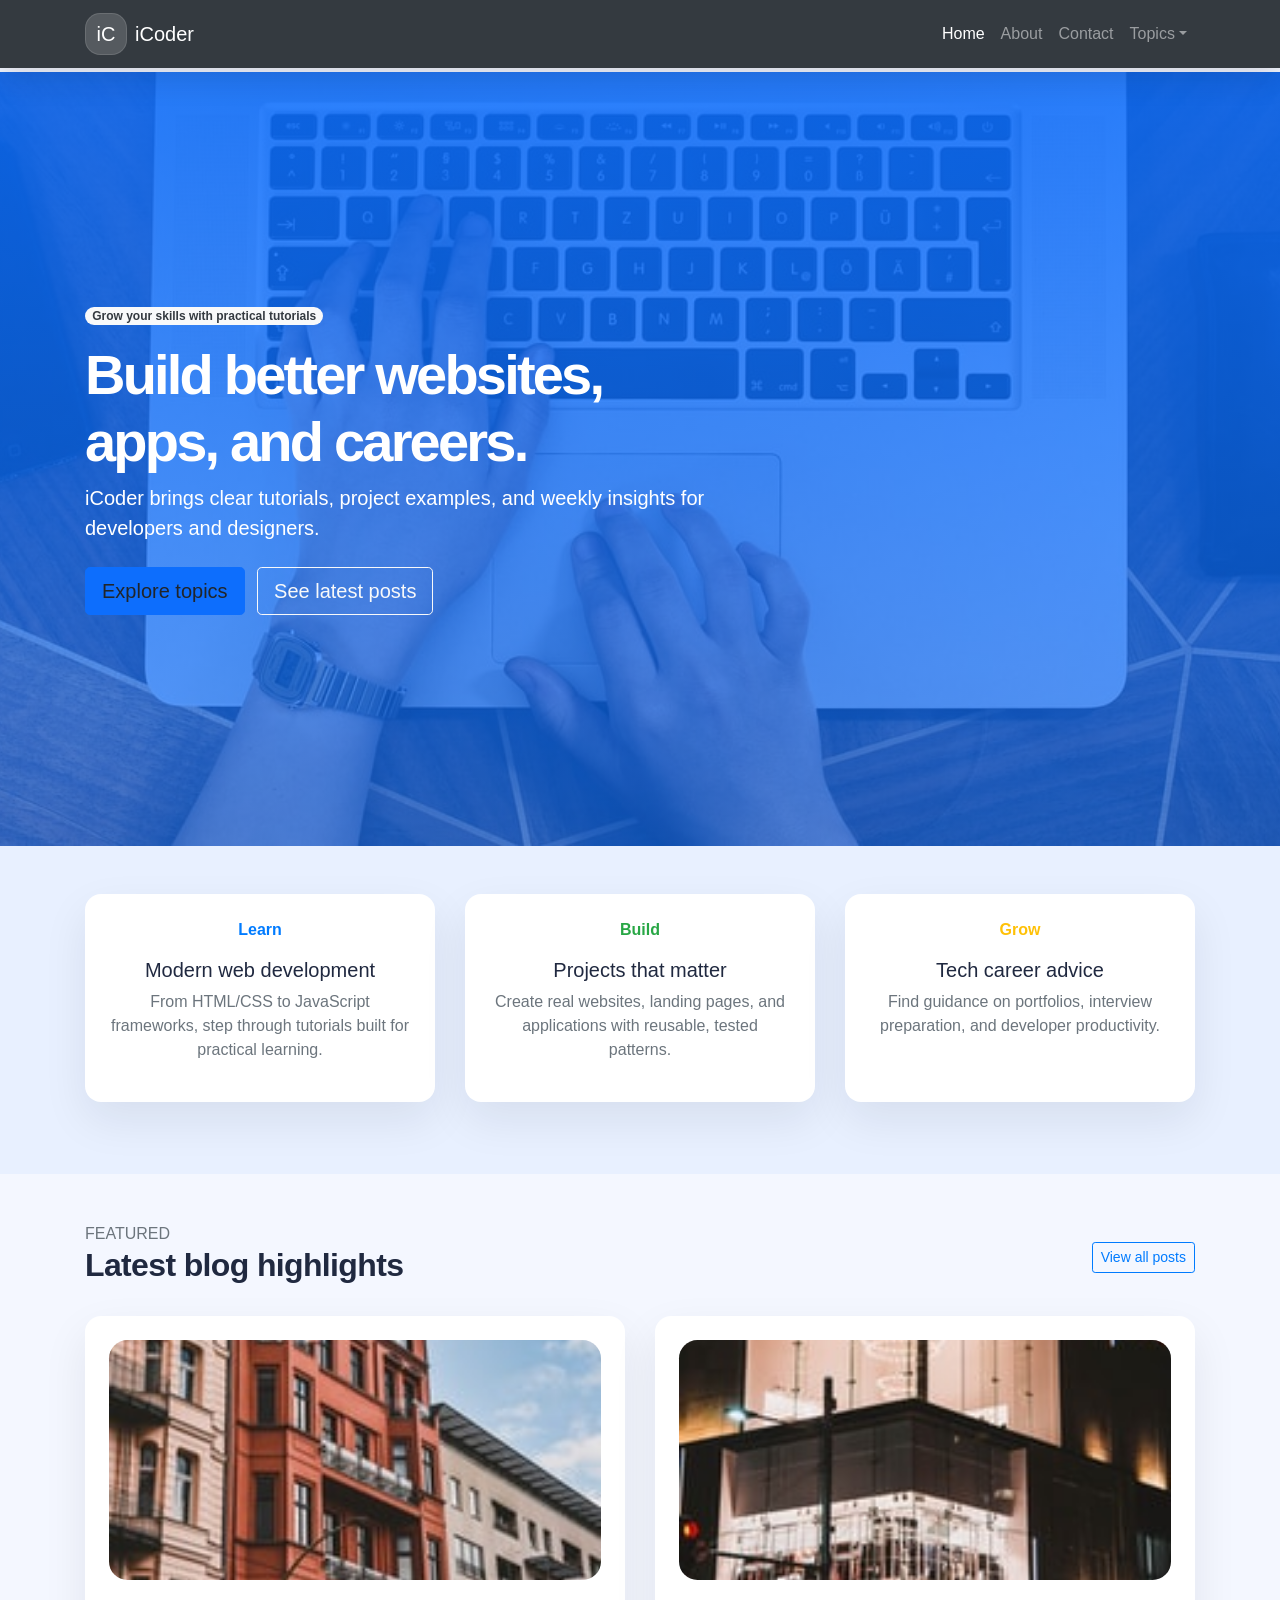
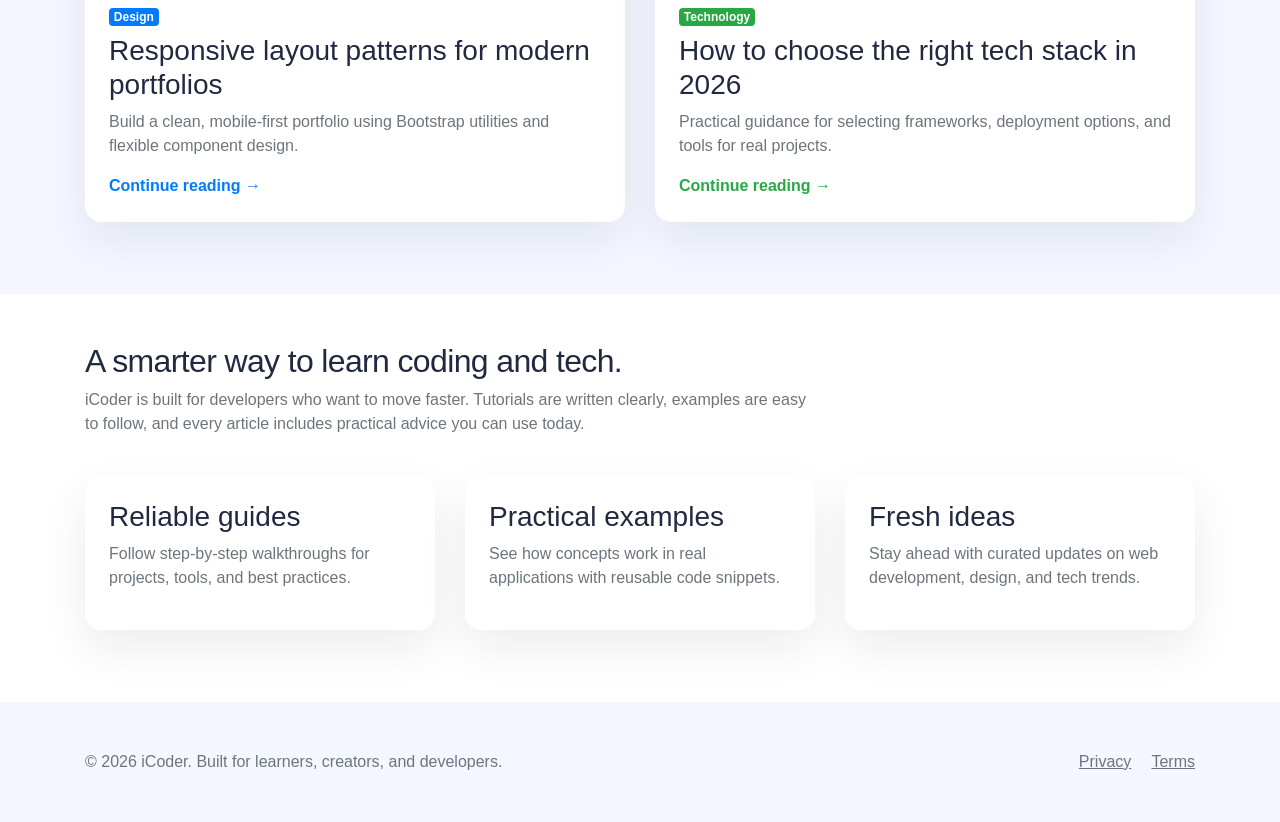
<file: bootstrap project/index.html>
<!DOCTYPE html>
<html lang="en">
<head>
  <meta charset="UTF-8">
  <meta name="viewport" content="width=device-width, initial-scale=1, shrink-to-fit=no">
  <title>iCoder | Learn web development, design & tech</title>
  <link rel="stylesheet" href="https://stackpath.bootstrapcdn.com/bootstrap/4.5.2/css/bootstrap.min.css" integrity="sha384-JcKb8q3iqJ61gNV9KGb8thSsNjpSL0n8PARn9HuZOnIxN0hoP+VmmDGMN5t9UJ0Z" crossorigin="anonymous">
  <link rel="stylesheet" href="style.css">
</head>
<body>
  <nav class="navbar navbar-expand-lg navbar-dark bg-dark fixed-top">
    <div class="container">
      <a class="navbar-brand d-flex align-items-center" href="./index.html">
        <span class="logo-mark mr-2">iC</span>
        <span>iCoder</span>
      </a>
      <button class="navbar-toggler" type="button" data-toggle="collapse" data-target="#navbarSupportedContent" aria-controls="navbarSupportedContent" aria-expanded="false" aria-label="Toggle navigation">
        <span class="navbar-toggler-icon"></span>
      </button>
      <div class="collapse navbar-collapse" id="navbarSupportedContent">
        <ul class="navbar-nav ml-auto">
          <li class="nav-item active"><a class="nav-link" href="./index.html">Home</a></li>
          <li class="nav-item"><a class="nav-link" href="./about.html">About</a></li>
          <li class="nav-item"><a class="nav-link" href="./contact.html">Contact</a></li>
          <li class="nav-item dropdown">
            <a class="nav-link dropdown-toggle" href="#" id="navbarDropdown" role="button" data-toggle="dropdown" aria-haspopup="true" aria-expanded="false">Topics</a>
            <div class="dropdown-menu" aria-labelledby="navbarDropdown">
              <a class="dropdown-item" href="#">Web Development</a>
              <a class="dropdown-item" href="#">Design</a>
              <a class="dropdown-item" href="#">Career</a>
              <div class="dropdown-divider"></div>
              <a class="dropdown-item" href="#">Write for us</a>
            </div>
          </li>
        </ul>
      </div>
    </div>
  </nav>

  <header class="hero d-flex align-items-center text-white">
    <div class="container py-6">
      <div class="row align-items-center">
        <div class="col-lg-7">
          <span class="badge badge-pill badge-light text-dark mb-3">Grow your skills with practical tutorials</span>
          <h1 class="display-4 font-weight-bold">Build better websites, apps, and careers.</h1>
          <p class="lead text-white-75">iCoder brings clear tutorials, project examples, and weekly insights for developers and designers.</p>
          <div class="mt-4">
            <a href="#topics" class="btn btn-brand btn-lg mr-2">Explore topics</a>
            <a href="#latest" class="btn btn-outline-light btn-lg">See latest posts</a>
          </div>
        </div>
      </div>
    </div>
  </header>

  <main>
    <section class="section-soft py-5" id="topics">
      <div class="container">
        <div class="row text-center">
          <div class="col-md-4 mb-4">
            <div class="service-card p-4 h-100">
              <div class="mb-3 text-primary"><strong>Learn</strong></div>
              <h3 class="h5">Modern web development</h3>
              <p class="text-muted">From HTML/CSS to JavaScript frameworks, step through tutorials built for practical learning.</p>
            </div>
          </div>
          <div class="col-md-4 mb-4">
            <div class="service-card p-4 h-100">
              <div class="mb-3 text-success"><strong>Build</strong></div>
              <h3 class="h5">Projects that matter</h3>
              <p class="text-muted">Create real websites, landing pages, and applications with reusable, tested patterns.</p>
            </div>
          </div>
          <div class="col-md-4 mb-4">
            <div class="service-card p-4 h-100">
              <div class="mb-3 text-warning"><strong>Grow</strong></div>
              <h3 class="h5">Tech career advice</h3>
              <p class="text-muted">Find guidance on portfolios, interview preparation, and developer productivity.</p>
            </div>
          </div>
        </div>
      </div>
    </section>

    <section class="container py-5" id="latest">
      <div class="d-flex justify-content-between align-items-center mb-4">
        <div>
          <span class="text-muted text-uppercase">Featured</span>
          <h2 class="section-heading font-weight-bold">Latest blog highlights</h2>
        </div>
        <a class="btn btn-outline-primary btn-sm" href="#">View all posts</a>
      </div>
      <div class="row">
        <div class="col-md-6 mb-4">
          <article class="feature-card p-4 h-100">
            <div class="card-hero mb-4" style="background-image: url('card/card2.jfif');"></div>
            <span class="badge badge-primary mb-2">Design</span>
            <h3>Responsive layout patterns for modern portfolios</h3>
            <p class="text-muted">Build a clean, mobile-first portfolio using Bootstrap utilities and flexible component design.</p>
            <a href="#" class="text-primary font-weight-bold">Continue reading →</a>
          </article>
        </div>
        <div class="col-md-6 mb-4">
          <article class="feature-card p-4 h-100">
            <div class="card-hero mb-4" style="background-image: url('card/card1.jfif');"></div>
            <span class="badge badge-success mb-2">Technology</span>
            <h3>How to choose the right tech stack in 2026</h3>
            <p class="text-muted">Practical guidance for selecting frameworks, deployment options, and tools for real projects.</p>
            <a href="#" class="text-success font-weight-bold">Continue reading →</a>
          </article>
        </div>
      </div>
    </section>

    <section class="section-light py-5">
      <div class="container">
        <div class="row mb-4">
          <div class="col-md-8">
            <h2 class="section-heading">A smarter way to learn coding and tech.</h2>
            <p class="text-muted">iCoder is built for developers who want to move faster. Tutorials are written clearly, examples are easy to follow, and every article includes practical advice you can use today.</p>
          </div>
        </div>
        <div class="row">
          <div class="col-md-4 mb-4">
            <div class="feature-card p-4 h-100">
              <h3>Reliable guides</h3>
              <p class="text-muted">Follow step-by-step walkthroughs for projects, tools, and best practices.</p>
            </div>
          </div>
          <div class="col-md-4 mb-4">
            <div class="feature-card p-4 h-100">
              <h3>Practical examples</h3>
              <p class="text-muted">See how concepts work in real applications with reusable code snippets.</p>
            </div>
          </div>
          <div class="col-md-4 mb-4">
            <div class="feature-card p-4 h-100">
              <h3>Fresh ideas</h3>
              <p class="text-muted">Stay ahead with curated updates on web development, design, and tech trends.</p>
            </div>
          </div>
        </div>
      </div>
    </section>
  </main>

  <footer class="py-5">
    <div class="container d-flex flex-column flex-md-row justify-content-between align-items-center">
      <p class="mb-2 mb-md-0">© 2026 iCoder. Built for learners, creators, and developers.</p>
      <div>
        <a href="#" class="text-muted mr-3">Privacy</a>
        <a href="#" class="text-muted">Terms</a>
      </div>
    </div>
  </footer>

  <script src="https://code.jquery.com/jquery-3.5.1.slim.min.js" integrity="sha384-DfXdz2htPH0lsSSs5nCTpuj/zy4C+OGpamoFVy38MVBnE+IbbVYUew+OrCXaRkfj" crossorigin="anonymous"></script>
  <script src="https://cdn.jsdelivr.net/npm/popper.js@1.16.1/dist/umd/popper.min.js" integrity="sha384-9/reFTGAW83EW2RDu2S0VKaIzap3H66lZH81PoYlFhbGU+6BZp6G7niu735Sk7lN" crossorigin="anonymous"></script>
  <script src="https://stackpath.bootstrapcdn.com/bootstrap/4.5.2/js/bootstrap.min.js" integrity="sha384-B4gt1jrGC7Jh4AgTPSdUtOBvfO8shuf57BaghqFfPlYxofvL8/KUEfYiJOMMV+rV" crossorigin="anonymous"></script>
</body>
</html>
</file>
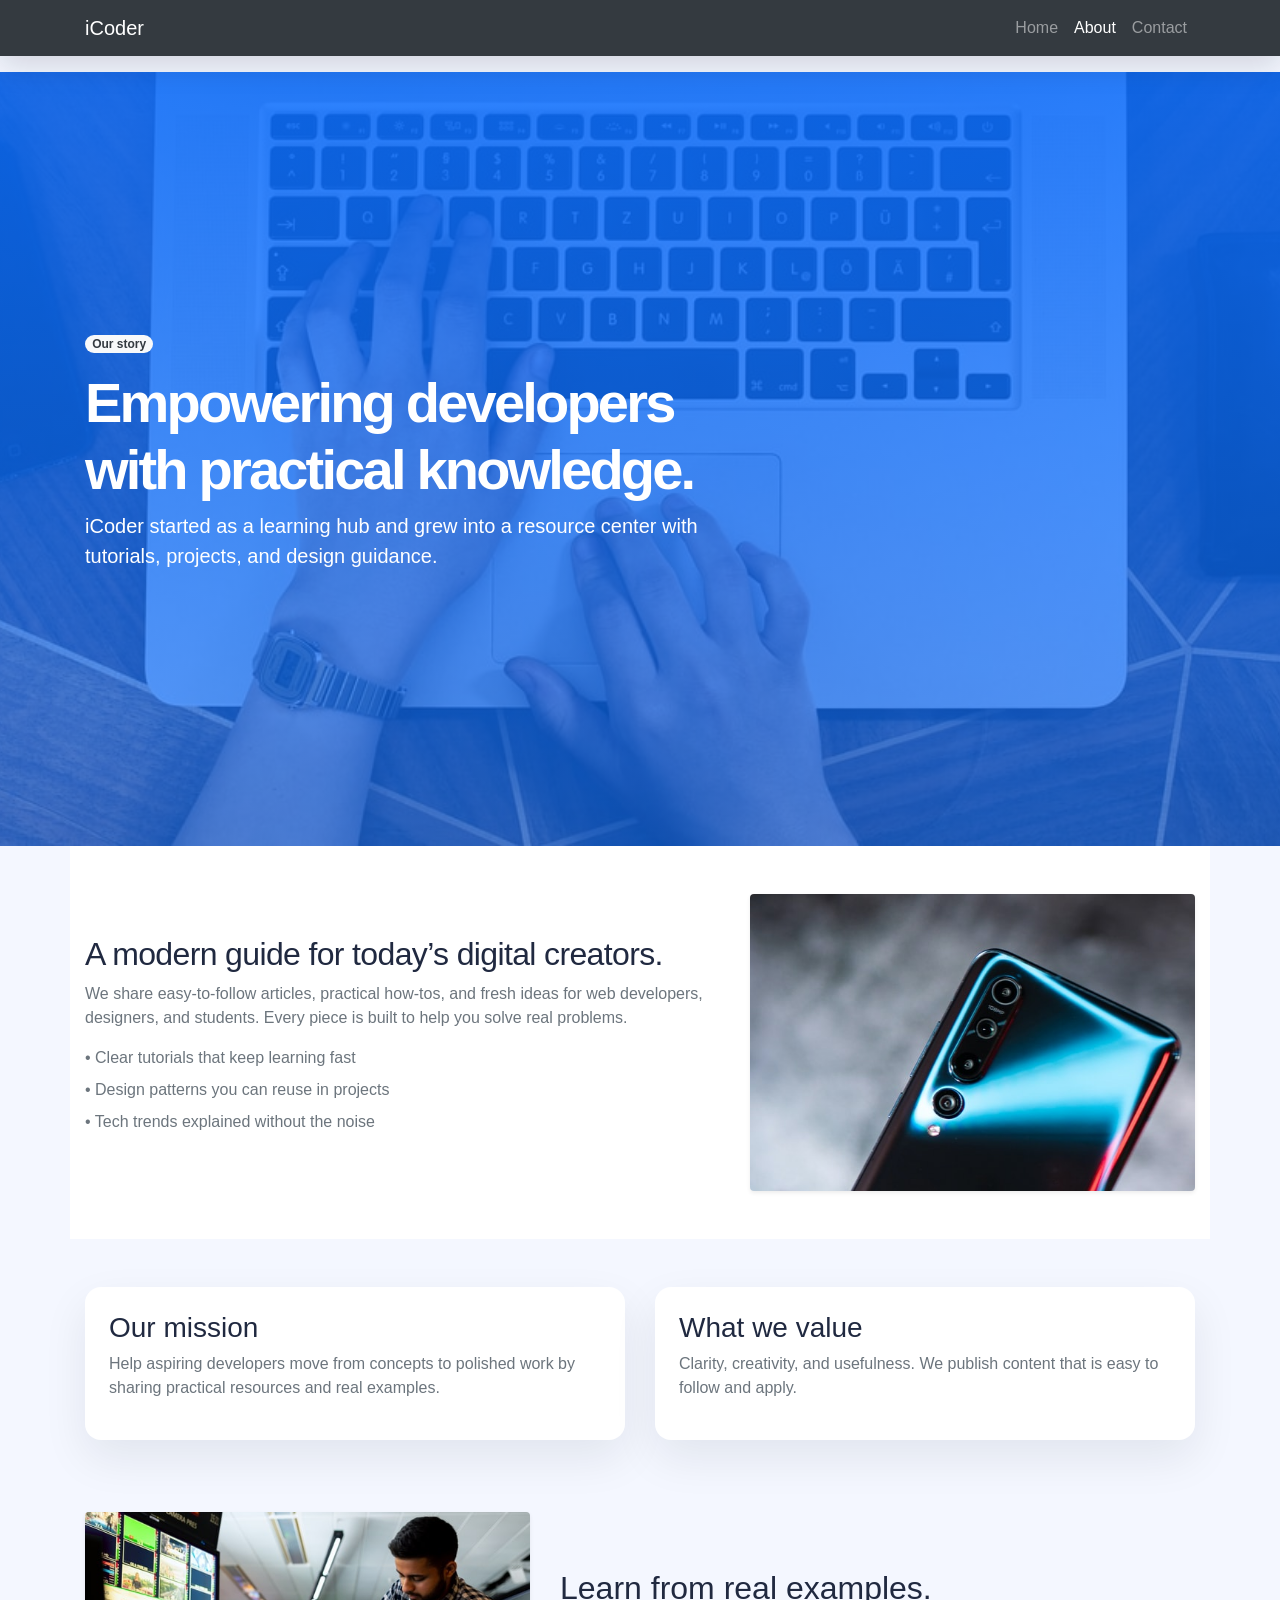
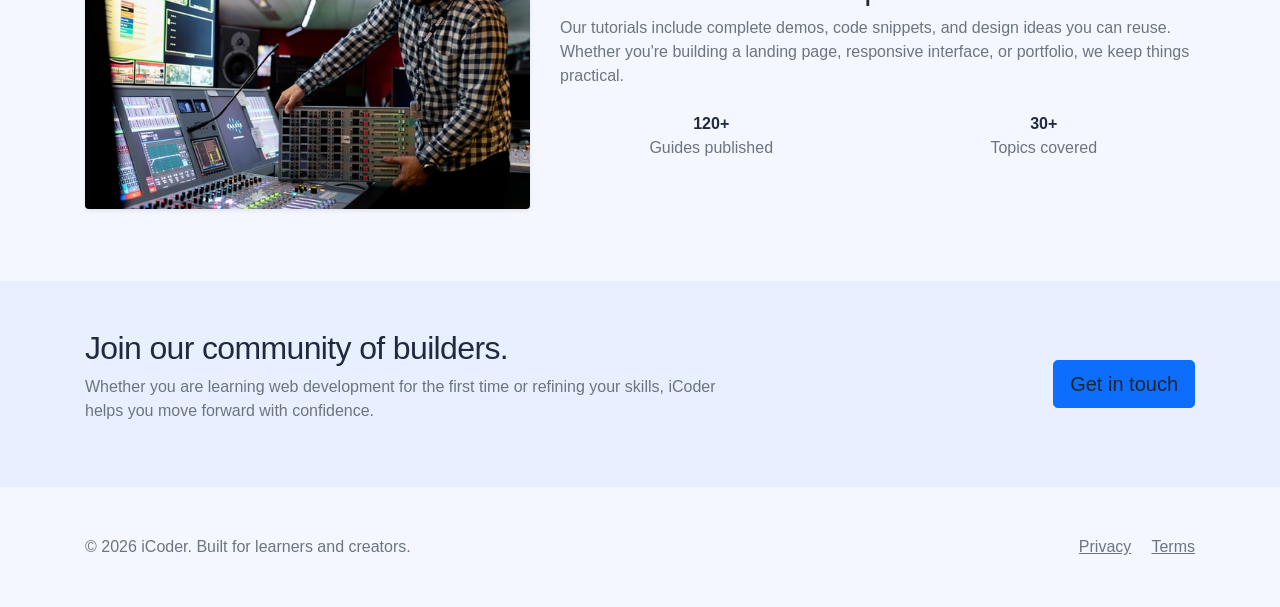
<file: bootstrap project/about.html>
<!DOCTYPE html>
<html lang="en">
<head>
  <meta charset="UTF-8">
  <meta name="viewport" content="width=device-width, initial-scale=1, shrink-to-fit=no">
  <title>About iCoder</title>
  <link rel="stylesheet" href="https://stackpath.bootstrapcdn.com/bootstrap/4.5.2/css/bootstrap.min.css" integrity="sha384-JcKb8q3iqJ61gNV9KGb8thSsNjpSL0n8PARn9HuZOnIxN0hoP+VmmDGMN5t9UJ0Z" crossorigin="anonymous">
  <link rel="stylesheet" href="style.css">
</head>
<body>
  <nav class="navbar navbar-expand-lg navbar-dark bg-dark fixed-top">
    <div class="container">
      <a class="navbar-brand" href="./index.html">iCoder</a>
      <button class="navbar-toggler" type="button" data-toggle="collapse" data-target="#navbarSupportedContent" aria-controls="navbarSupportedContent" aria-expanded="false" aria-label="Toggle navigation">
        <span class="navbar-toggler-icon"></span>
      </button>
      <div class="collapse navbar-collapse" id="navbarSupportedContent">
        <ul class="navbar-nav ml-auto">
          <li class="nav-item"><a class="nav-link" href="./index.html">Home</a></li>
          <li class="nav-item active"><a class="nav-link" href="./about.html">About</a></li>
          <li class="nav-item"><a class="nav-link" href="./contact.html">Contact</a></li>
        </ul>
      </div>
    </div>
  </nav>

  <main>
    <section class="hero d-flex align-items-center text-white">
      <div class="container py-6">
        <div class="row align-items-center">
          <div class="col-lg-7">
            <span class="badge badge-pill badge-light text-dark mb-3">Our story</span>
            <h1 class="display-4 font-weight-bold">Empowering developers with practical knowledge.</h1>
            <p class="lead text-white-75">iCoder started as a learning hub and grew into a resource center with tutorials, projects, and design guidance.</p>
          </div>
        </div>
      </div>
    </section>

    <section class="container section-light py-5">
      <div class="row align-items-center">
        <div class="col-md-7">
          <h2 class="section-heading">A modern guide for today’s digital creators.</h2>
          <p class="text-muted">We share easy-to-follow articles, practical how-tos, and fresh ideas for web developers, designers, and students. Every piece is built to help you solve real problems.</p>
          <ul class="list-unstyled text-muted">
            <li class="mb-2">• Clear tutorials that keep learning fast</li>
            <li class="mb-2">• Design patterns you can reuse in projects</li>
            <li class="mb-2">• Tech trends explained without the noise</li>
          </ul>
        </div>
        <div class="col-md-5">
          <img src="about/about1.jfif" class="img-fluid rounded shadow-sm" alt="Learning together">
        </div>
      </div>
    </section>

    <section class="container py-5">
      <div class="row mb-5">
        <div class="col-md-6 mb-4">
          <div class="feature-card p-4 h-100">
            <h3>Our mission</h3>
            <p class="text-muted">Help aspiring developers move from concepts to polished work by sharing practical resources and real examples.</p>
          </div>
        </div>
        <div class="col-md-6 mb-4">
          <div class="feature-card p-4 h-100">
            <h3>What we value</h3>
            <p class="text-muted">Clarity, creativity, and usefulness. We publish content that is easy to follow and apply.</p>
          </div>
        </div>
      </div>
      <div class="row align-items-center">
        <div class="col-md-5 mb-4">
          <img src="about/about3.jfif" class="img-fluid rounded shadow-sm" alt="Community learning">
        </div>
        <div class="col-md-7">
          <h2>Learn from real examples.</h2>
          <p class="text-muted">Our tutorials include complete demos, code snippets, and design ideas you can reuse. Whether you're building a landing page, responsive interface, or portfolio, we keep things practical.</p>
          <div class="row text-center mt-4">
            <div class="col-6 mb-3"><strong>120+</strong><p class="text-muted mb-0">Guides published</p></div>
            <div class="col-6 mb-3"><strong>30+</strong><p class="text-muted mb-0">Topics covered</p></div>
          </div>
        </div>
      </div>
    </section>

    <section class="section-soft py-5">
      <div class="container">
        <div class="row align-items-center">
          <div class="col-md-7">
            <h2 class="section-heading">Join our community of builders.</h2>
            <p class="text-muted">Whether you are learning web development for the first time or refining your skills, iCoder helps you move forward with confidence.</p>
          </div>
          <div class="col-md-5 text-md-right">
            <a href="./contact.html" class="btn btn-brand btn-lg">Get in touch</a>
          </div>
        </div>
      </div>
    </section>
  </main>

  <footer class="py-5">
    <div class="container d-flex flex-column flex-md-row justify-content-between align-items-center">
      <p class="mb-2 mb-md-0">© 2026 iCoder. Built for learners and creators.</p>
      <div>
        <a href="#" class="text-muted mr-3">Privacy</a>
        <a href="#" class="text-muted">Terms</a>
      </div>
    </div>
  </footer>

  <script src="https://code.jquery.com/jquery-3.5.1.slim.min.js" integrity="sha384-DfXdz2htPH0lsSSs5nCTpuj/zy4C+OGpamoFVy38MVBnE+IbbVYUew+OrCXaRkfj" crossorigin="anonymous"></script>
  <script src="https://cdn.jsdelivr.net/npm/popper.js@1.16.1/dist/umd/popper.min.js" integrity="sha384-9/reFTGAW83EW2RDu2S0VKaIzap3H66lZH81PoYlFhbGU+6BZp6G7niu735Sk7lN" crossorigin="anonymous"></script>
  <script src="https://stackpath.bootstrapcdn.com/bootstrap/4.5.2/js/bootstrap.min.js" integrity="sha384-B4gt1jrGC7Jh4AgTPSdUtOBvfO8shuf57BaghqFfPlYxofvL8/KUEfYiJOMMV+rV" crossorigin="anonymous"></script>
</body>
</html>
</file>
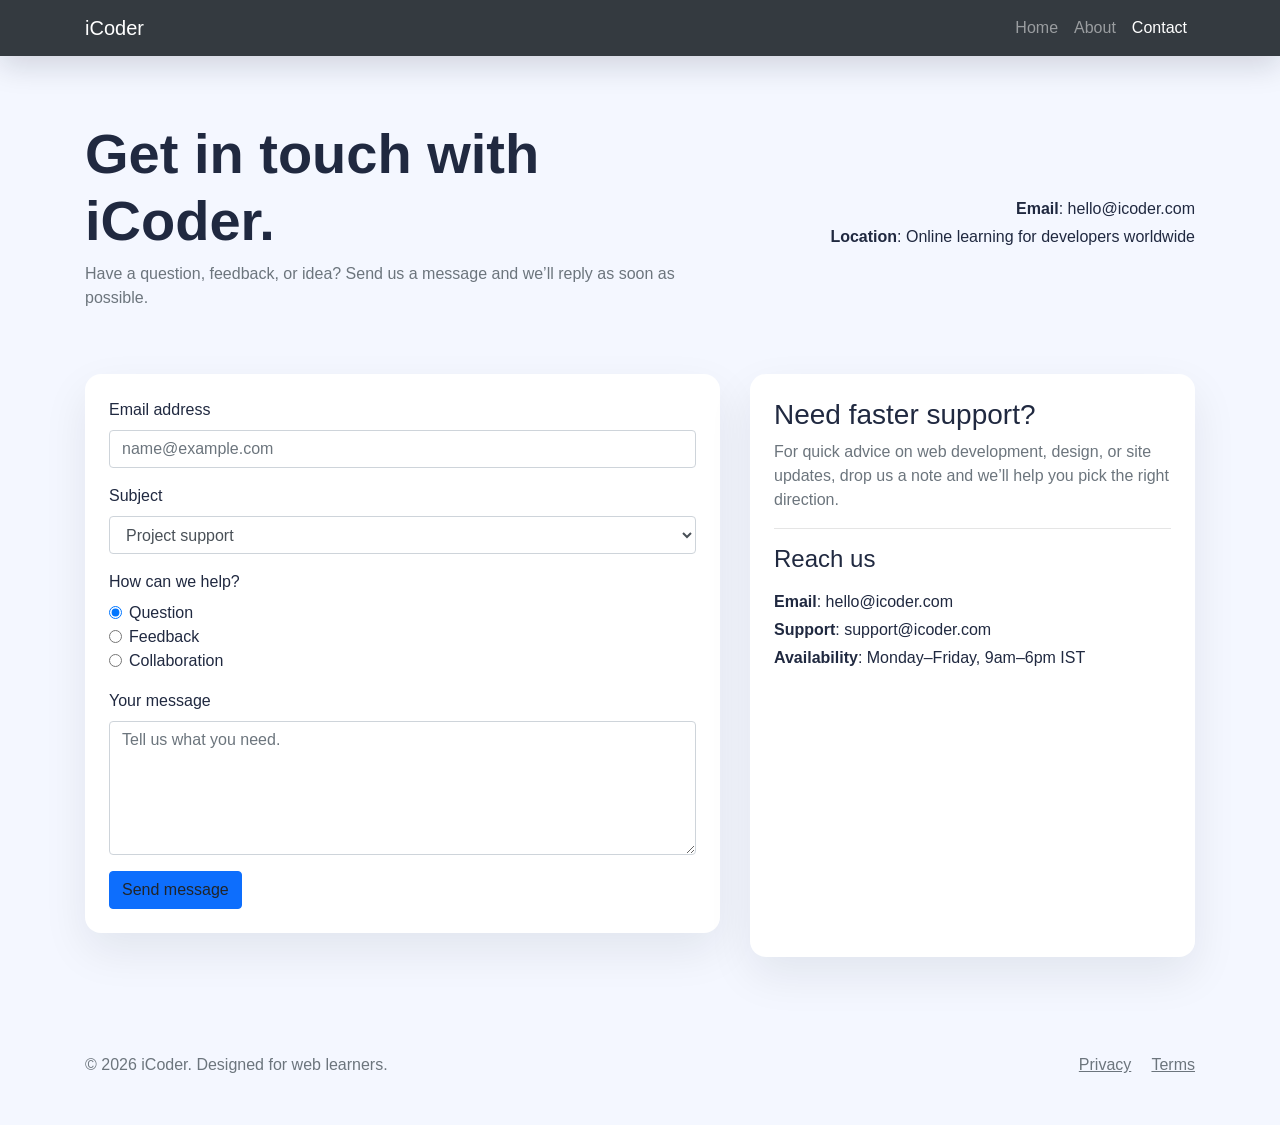
<file: bootstrap project/contact.html>
<!DOCTYPE html>
<html lang="en">
<head>
  <meta charset="UTF-8">
  <meta name="viewport" content="width=device-width, initial-scale=1, shrink-to-fit=no">
  <title>Contact iCoder</title>
  <link rel="stylesheet" href="https://stackpath.bootstrapcdn.com/bootstrap/4.5.2/css/bootstrap.min.css" integrity="sha384-JcKb8q3iqJ61gNV9KGb8thSsNjpSL0n8PARn9HuZOnIxN0hoP+VmmDGMN5t9UJ0Z" crossorigin="anonymous">
  <link rel="stylesheet" href="style.css">
</head>
<body>
  <nav class="navbar navbar-expand-lg navbar-dark bg-dark fixed-top">
    <div class="container">
      <a class="navbar-brand" href="./index.html">iCoder</a>
      <button class="navbar-toggler" type="button" data-toggle="collapse" data-target="#navbarSupportedContent" aria-controls="navbarSupportedContent" aria-expanded="false" aria-label="Toggle navigation">
        <span class="navbar-toggler-icon"></span>
      </button>
      <div class="collapse navbar-collapse" id="navbarSupportedContent">
        <ul class="navbar-nav ml-auto">
          <li class="nav-item"><a class="nav-link" href="./index.html">Home</a></li>
          <li class="nav-item"><a class="nav-link" href="./about.html">About</a></li>
          <li class="nav-item active"><a class="nav-link" href="./contact.html">Contact</a></li>
        </ul>
      </div>
    </div>
  </nav>

  <main>
    <section class="container py-5">
      <div class="row align-items-center mb-5">
        <div class="col-lg-7">
          <h1 class="display-4 font-weight-bold">Get in touch with iCoder.</h1>
          <p class="text-muted">Have a question, feedback, or idea? Send us a message and we’ll reply as soon as possible.</p>
        </div>
        <div class="col-lg-5 text-lg-right">
          <p class="mb-1"><strong>Email</strong>: hello@icoder.com</p>
          <p class="mb-0"><strong>Location</strong>: Online learning for developers worldwide</p>
        </div>
      </div>

      <div class="row">
        <div class="col-lg-7 mb-4">
          <div class="contact-card p-4">
            <form>
              <div class="form-group">
                <label for="contactEmail">Email address</label>
                <input type="email" class="form-control" id="contactEmail" placeholder="name@example.com">
              </div>
              <div class="form-group">
                <label for="contactSubject">Subject</label>
                <select class="form-control" id="contactSubject">
                  <option>Project support</option>
                  <option>Technical question</option>
                  <option>Write for us</option>
                  <option>Other inquiry</option>
                </select>
              </div>
              <fieldset class="form-group">
                <legend class="col-form-label pt-0">How can we help?</legend>
                <div class="form-check">
                  <input class="form-check-input" type="radio" name="supportType" id="supportType1" value="question" checked>
                  <label class="form-check-label" for="supportType1">Question</label>
                </div>
                <div class="form-check">
                  <input class="form-check-input" type="radio" name="supportType" id="supportType2" value="feedback">
                  <label class="form-check-label" for="supportType2">Feedback</label>
                </div>
                <div class="form-check">
                  <input class="form-check-input" type="radio" name="supportType" id="supportType3" value="collaboration">
                  <label class="form-check-label" for="supportType3">Collaboration</label>
                </div>
              </fieldset>
              <div class="form-group">
                <label for="contactMessage">Your message</label>
                <textarea class="form-control" id="contactMessage" rows="5" placeholder="Tell us what you need."></textarea>
              </div>
              <button type="submit" class="btn btn-brand">Send message</button>
            </form>
          </div>
        </div>
        <div class="col-lg-5">
          <div class="feature-card p-4 h-100">
            <h3>Need faster support?</h3>
            <p class="text-muted">For quick advice on web development, design, or site updates, drop us a note and we’ll help you pick the right direction.</p>
            <hr>
            <h4 class="mb-3">Reach us</h4>
            <p class="mb-1"><strong>Email</strong>: hello@icoder.com</p>
            <p class="mb-1"><strong>Support</strong>: support@icoder.com</p>
            <p class="mb-0"><strong>Availability</strong>: Monday–Friday, 9am–6pm IST</p>
          </div>
        </div>
      </div>
    </section>
  </main>

  <footer class="py-5">
    <div class="container d-flex flex-column flex-md-row justify-content-between align-items-center">
      <p class="mb-2 mb-md-0">© 2026 iCoder. Designed for web learners.</p>
      <div>
        <a href="#" class="text-muted mr-3">Privacy</a>
        <a href="#" class="text-muted">Terms</a>
      </div>
    </div>
  </footer>

  <script src="https://code.jquery.com/jquery-3.5.1.slim.min.js" integrity="sha384-DfXdz2htPH0lsSSs5nCTpuj/zy4C+OGpamoFVy38MVBnE+IbbVYUew+OrCXaRkfj" crossorigin="anonymous"></script>
  <script src="https://cdn.jsdelivr.net/npm/popper.js@1.16.1/dist/umd/popper.min.js" integrity="sha384-9/reFTGAW83EW2RDu2S0VKaIzap3H66lZH81PoYlFhbGU+6BZp6G7niu735Sk7lN" crossorigin="anonymous"></script>
  <script src="https://stackpath.bootstrapcdn.com/bootstrap/4.5.2/js/bootstrap.min.js" integrity="sha384-B4gt1jrGC7Jh4AgTPSdUtOBvfO8shuf57BaghqFfPlYxofvL8/KUEfYiJOMMV+rV" crossorigin="anonymous"></script>
</body>
</html>
</file>
<file: bootstrap project/style.css>
:root {
  color-scheme: light;
  font-family: Inter, system-ui, -apple-system, BlinkMacSystemFont, 'Segoe UI', sans-serif;
  --brand: #0d6efd;
  --brand-strong: #0847c9;
  --bg-soft: #f4f7ff;
  --surface: #ffffff;
  --surface-muted: #f8f9ff;
  --text-muted: #6c757d;
}

body {
  background: var(--bg-soft);
  color: #202940;
  padding-top: 72px;
}

.navbar {
  box-shadow: 0 10px 30px rgba(15, 23, 42, 0.15);
}

.hero {
  min-height: 86vh;
  background: linear-gradient(180deg, rgba(13, 110, 253, 0.88), rgba(13, 110, 253, 0.65)), url('slide/slide01.jfif') center/cover no-repeat;
  color: #ffffff;
}

.hero .display-4 {
  letter-spacing: -0.05em;
}

.section-heading {
  letter-spacing: -0.02em;
}

.card-hero {
  min-height: 240px;
  background-size: cover;
  background-position: center;
  border-radius: 1.15rem;
}

.feature-card,
.contact-card,
.service-card {
  border: none;
  border-radius: 1rem;
  background: var(--surface);
  box-shadow: 0 18px 45px rgba(15, 23, 42, 0.08);
  transition: transform 0.25s ease, box-shadow 0.25s ease;
}

.feature-card:hover,
.contact-card:hover,
.service-card:hover {
  transform: translateY(-6px);
  box-shadow: 0 22px 55px rgba(15, 23, 42, 0.12);
}

.section-light {
  background: #ffffff;
}

.section-soft {
  background: rgba(13, 110, 253, 0.05);
}

.btn-brand {
  background-color: var(--brand);
  border-color: var(--brand);
}

.btn-brand:hover,
.btn-brand:focus {
  background-color: var(--brand-strong);
  border-color: var(--brand-strong);
}

footer {
  color: #6c757d;
}

footer a {
  color: inherit;
  text-decoration: underline;
}

footer a:hover {
  color: var(--brand);
}

.logo-mark {
  width: 42px;
  height: 42px;
  display: inline-flex;
  align-items: center;
  justify-content: center;
  border-radius: 0.95rem;
  background: rgba(255, 255, 255, 0.16);
  box-shadow: inset 0 0 0 1px rgba(255, 255, 255, 0.12);
}

@media (max-width: 767px) {
  .hero {
    min-height: 64vh;
    padding-top: 2rem;
  }
}
</file>
